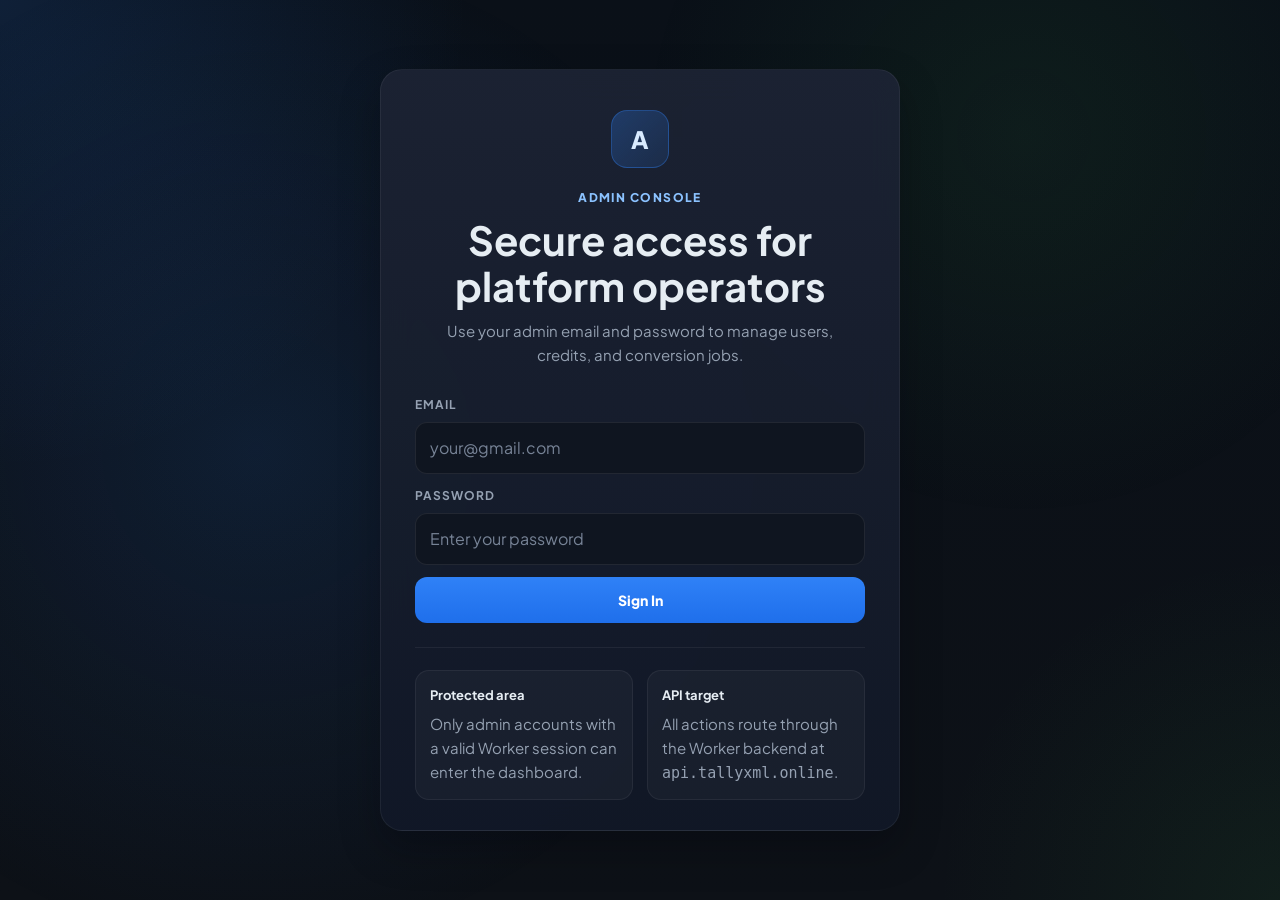
<file: index.html>
<!DOCTYPE html>
<html lang="en">
<head>
  <meta charset="UTF-8">
  <meta name="viewport" content="width=device-width, initial-scale=1.0, maximum-scale=5.0, viewport-fit=cover">
  <meta name="description" content="Secure admin login portal for the TallyXML platform">
  <meta name="theme-color" content="#2f81f7">
  <meta name="apple-mobile-web-app-capable" content="yes">
  <meta name="apple-mobile-web-app-status-bar-style" content="black-translucent">
  <meta name="apple-mobile-web-app-title" content="Admin">
  <meta name="format-detection" content="telephone=no">
  <title>Admin Login</title>
  <link rel="stylesheet" href="assets/styles.css?v=20260527-2">
  <link rel="icon" href="data:image/svg+xml,<svg xmlns='http://www.w3.org/2000/svg' viewBox='0 0 100 100'><rect fill='%232f81f7' width='100' height='100'/><text x='50' y='60' font-size='60' font-weight='bold' fill='white' text-anchor='middle' font-family='system-ui'>A</text></svg>">
  <style>
    input[type="email"],
    input[type="password"] {
      font-size: 16px !important;
    }

    button,
    input[type="submit"] {
      min-height: 44px;
      min-width: 44px;
    }
  </style>
</head>
<body>
  <div class="login-background"></div>

  <main class="login-page">
    <div class="login-container">
      <section class="login-card login-card-wide" aria-labelledby="admin-login-title">
        <div class="login-header">
          <div class="login-icon" aria-hidden="true">A</div>
          <span class="eyebrow">Admin Console</span>
          <h1 id="admin-login-title">Secure access for platform operators</h1>
          <p class="login-subtitle">Use your admin email and password to manage users, credits, and conversion jobs.</p>
        </div>

        <div id="msg" class="msg" role="alert" aria-live="polite" aria-atomic="true"></div>

        <form id="loginForm" class="stack-form" novalidate>
          <div class="form-group">
            <label class="form-label" for="email">Email</label>
            <input
              id="email"
              name="email"
              type="email"
              placeholder="your@gmail.com"
              required
              autocomplete="email"
              aria-required="true"
            >
          </div>

          <div class="form-group">
            <label class="form-label" for="password">Password</label>
            <input
              id="password"
              name="password"
              type="password"
              placeholder="Enter your password"
              required
              autocomplete="current-password"
              aria-required="true"
            >
          </div>

          <button id="loginButton" type="submit" class="btn-primary btn-large">Sign In</button>
        </form>

        <div class="login-footer login-footer-grid">
          <div class="mini-note">
            <strong>Protected area</strong>
            <p>Only admin accounts with a valid Worker session can enter the dashboard.</p>
          </div>
          <div class="mini-note">
            <strong>API target</strong>
            <p>All actions route through the Worker backend at <code>api.tallyxml.online</code>.</p>
          </div>
        </div>
      </section>
    </div>
  </main>

  <script src="assets/admin.js?v=20260527-2"></script>
  <script>
    const loginForm = document.getElementById("loginForm");
    const loginButton = document.getElementById("loginButton");

    function setLoginPending(pending) {
      loginForm.classList.toggle("is-loading", pending);
      loginButton.disabled = pending;
      loginButton.textContent = pending ? "Signing In..." : "Sign In";
    }

    async function login() {
      const emailField = document.getElementById("email");
      const passwordField = document.getElementById("password");
      const email = emailField.value.trim().toLowerCase();
      const password = passwordField.value;

      if (!email) {
        setMsg("Email is required", false);
        emailField.focus();
        return;
      }

      if (!password) {
        setMsg("Password is required", false);
        passwordField.focus();
        return;
      }

      setLoginPending(true);

      try {
        const data = await api("/api/login", {
          method: "POST",
          json: { email, password }
        });

        setToken(data.token);

        const me = await api("/api/me");
        if (!me.user || me.user.role !== "admin") {
          logout();
          throw new Error("Admin access denied");
        }

        setMsg("Login successful. Redirecting to dashboard...", true);
        window.setTimeout(() => {
          window.location.href = "dashboard.html";
        }, 450);
      } catch (error) {
        setLoginPending(false);
        setMsg(error.message || "Login failed", false);
      }
    }

    loginForm.addEventListener("submit", event => {
      event.preventDefault();
      login();
    });

    if (getToken()) {
      window.location.href = "dashboard.html";
    }
  </script>
  <noscript>
    <p>JavaScript is required to use this application. Please enable JavaScript in your browser settings.</p>
  </noscript>
</body>
</html>
</file>
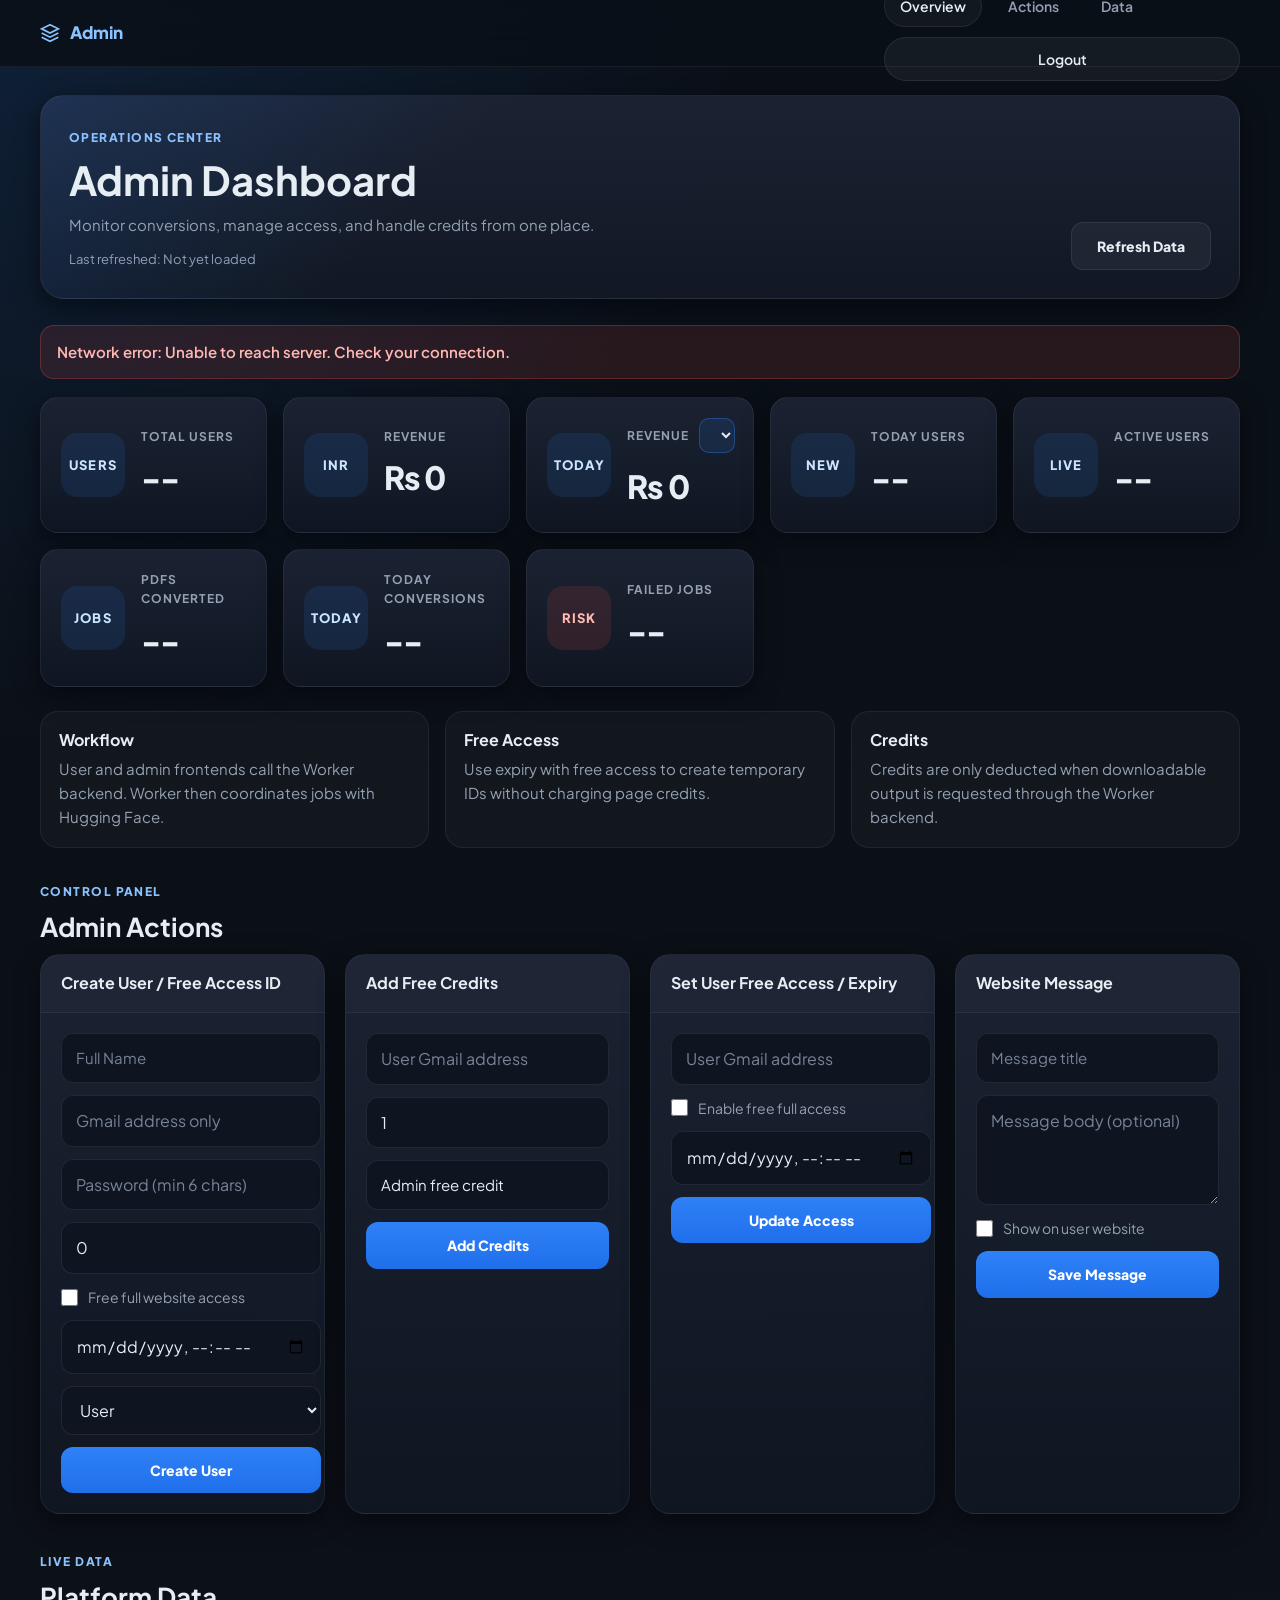
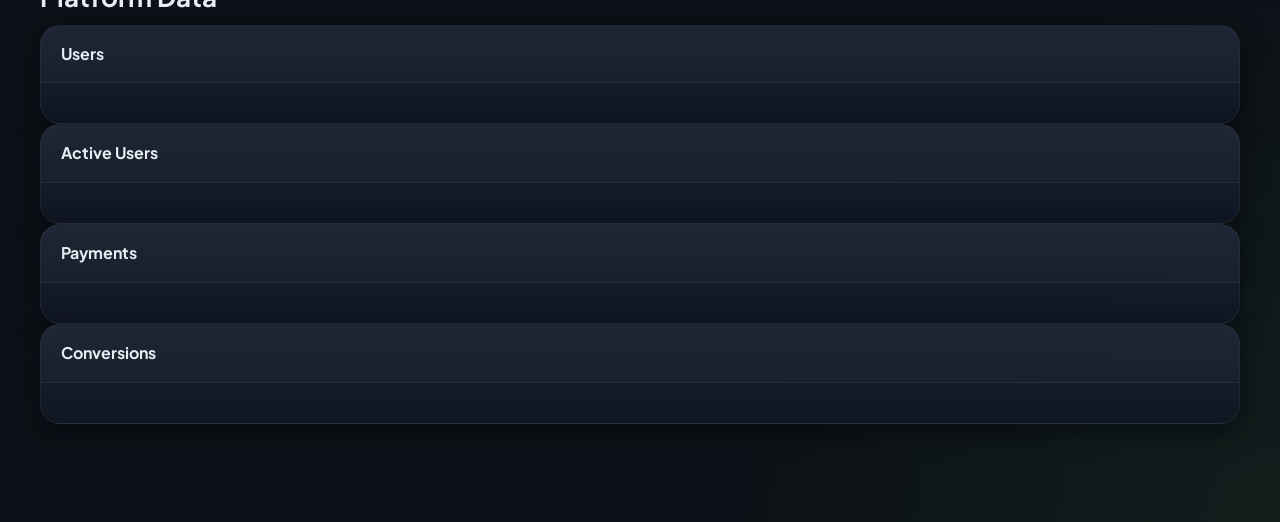
<file: dashboard.html>
<!DOCTYPE html>
<html lang="en">
<head>
  <meta charset="UTF-8">
  <meta name="viewport" content="width=device-width, initial-scale=1.0, maximum-scale=5.0, viewport-fit=cover">
  <meta name="description" content="Admin dashboard for managing users, credits, and platform activity">
  <meta name="theme-color" content="#2f81f7">
  <meta name="apple-mobile-web-app-capable" content="yes">
  <meta name="apple-mobile-web-app-status-bar-style" content="black-translucent">
  <meta name="apple-mobile-web-app-title" content="Admin Dashboard">
  <meta name="format-detection" content="telephone=no">
  <title>Admin Dashboard</title>
  <link rel="stylesheet" href="assets/styles.css?v=20260912-active-users">
  <link rel="icon" href="data:image/svg+xml,<svg xmlns='http://www.w3.org/2000/svg' viewBox='0 0 100 100'><rect fill='%232f81f7' width='100' height='100'/><text x='50' y='60' font-size='60' font-weight='bold' fill='white' text-anchor='middle' font-family='system-ui'>A</text></svg>">
  <style>
    input[type="email"],
    input[type="password"],
    input[type="text"],
    input[type="number"],
    input[type="datetime-local"],
    textarea,
    select {
      font-size: 16px !important;
    }

    button,
    input[type="submit"] {
      min-height: 44px;
      min-width: 44px;
    }
  </style>
</head>
<body>
  <nav class="nav" role="navigation" aria-label="Main navigation">
    <div class="nav-inner">
      <a class="logo" href="dashboard.html" aria-label="Admin dashboard home">
        <svg width="20" height="20" viewBox="0 0 24 24" fill="none" stroke="currentColor" stroke-width="2" aria-hidden="true">
          <path d="M12 2L2 7l10 5 10-5-10-5zM2 17l10 5 10-5M2 12l10 5 10-5"></path>
        </svg>
        <span>Admin</span>
      </a>

      <div class="nav-links">
        <a href="#overview" class="nav-active" aria-current="page">Overview</a>
        <a href="#actions">Actions</a>
        <a href="#platform-data">Data</a>
        <button type="button" class="btn-light nav-button" onclick="logout()">Logout</button>
      </div>
    </div>
  </nav>

  <main class="container" role="main">
    <section id="overview" class="hero-panel">
      <div>
        <span class="eyebrow">Operations Center</span>
        <h1>Admin Dashboard</h1>
        <p class="header-subtitle">Monitor conversions, manage access, and handle credits from one place.</p>
        <p class="refresh-meta">Last refreshed: <span id="lastRefreshed">Not yet loaded</span></p>
      </div>
      <div class="hero-actions">
        <button type="button" class="btn-secondary" id="refreshButton">Refresh Data</button>
      </div>
    </section>

    <div id="msg" class="msg" role="alert" aria-live="polite" aria-atomic="true"></div>

    <section class="stats-grid" aria-label="Dashboard statistics">
      <article class="stat-card">
        <div class="stat-icon" aria-hidden="true">Users</div>
        <div class="stat-content">
          <p class="stat-label">Total Users</p>
          <p class="stat-value" id="total_users">--</p>
        </div>
      </article>

      <article class="stat-card">
        <div class="stat-icon" aria-hidden="true">INR</div>
        <div class="stat-content">
          <p class="stat-label">Revenue</p>
          <p class="stat-value" id="total_revenue">Rs 0</p>
        </div>
      </article>

      <article class="stat-card">
        <div class="stat-icon" aria-hidden="true">Today</div>
        <div class="stat-content">
          <div class="stat-label-row">
            <label class="stat-label" for="revenuePeriod">Revenue</label>
            <select id="revenuePeriod" class="mini-select" aria-label="Select revenue period">
              <option value="daily">Daily</option>
              <option value="weekly">Weekly</option>
              <option value="monthly">Monthly</option>
            </select>
          </div>
          <p class="stat-value" id="selected_revenue">Rs 0</p>
        </div>
      </article>

      <article class="stat-card">
        <div class="stat-icon" aria-hidden="true">New</div>
        <div class="stat-content">
          <p class="stat-label">Today Users</p>
          <p class="stat-value" id="daily_users">--</p>
        </div>
      </article>

      <article class="stat-card">
        <div class="stat-icon" aria-hidden="true">Live</div>
        <div class="stat-content">
          <p class="stat-label">Active Users</p>
          <p class="stat-value" id="active_users">--</p>
        </div>
      </article>

      <article class="stat-card">
        <div class="stat-icon" aria-hidden="true">Jobs</div>
        <div class="stat-content">
          <p class="stat-label">PDFs Converted</p>
          <p class="stat-value" id="total_conversions">--</p>
        </div>
      </article>

      <article class="stat-card">
        <div class="stat-icon" aria-hidden="true">Today</div>
        <div class="stat-content">
          <p class="stat-label">Today Conversions</p>
          <p class="stat-value" id="daily_conversions">--</p>
        </div>
      </article>

      <article class="stat-card error">
        <div class="stat-icon" aria-hidden="true">Risk</div>
        <div class="stat-content">
          <p class="stat-label">Failed Jobs</p>
          <p class="stat-value" id="failed_jobs">--</p>
        </div>
      </article>
    </section>

    <section class="summary-strip" aria-label="Admin quick notes">
      <div class="summary-card">
        <h2>Workflow</h2>
        <p>User and admin frontends call the Worker backend. Worker then coordinates jobs with Hugging Face.</p>
      </div>
      <div class="summary-card">
        <h2>Free Access</h2>
        <p>Use expiry with free access to create temporary IDs without charging page credits.</p>
      </div>
      <div class="summary-card">
        <h2>Credits</h2>
        <p>Credits are only deducted when downloadable output is requested through the Worker backend.</p>
      </div>
    </section>

    <section id="actions" class="actions-section" aria-label="Admin actions">
      <div class="section-heading">
        <div>
          <span class="eyebrow">Control Panel</span>
          <h2>Admin Actions</h2>
        </div>
      </div>

      <div class="grid">
        <section class="card">
          <div class="card-header">
            <h3>Create User / Free Access ID</h3>
          </div>
          <div class="card-body">
            <form id="createUserForm" class="stack-form">
              <input id="newName" placeholder="Full Name" required aria-label="User name">
              <input id="newEmail" type="email" placeholder="Gmail address only" required aria-label="User email">
              <input id="newPassword" type="password" placeholder="Password (min 6 chars)" required aria-label="User password">
              <input id="newCredits" type="number" min="0" value="0" placeholder="Initial credits" aria-label="Initial credits">
              <label class="checkbox-label">
                <input id="newFreeAccess" type="checkbox" aria-label="Free full website access">
                <span>Free full website access</span>
              </label>
              <input id="newExpiresAt" type="datetime-local" placeholder="Expiry time" aria-label="Access expiry time">
              <select id="newRole" aria-label="User role">
                <option value="user">User</option>
                <option value="admin">Admin</option>
              </select>
              <button type="submit" class="btn-primary">Create User</button>
            </form>
          </div>
        </section>

        <section class="card">
          <div class="card-header">
            <h3>Add Free Credits</h3>
          </div>
          <div class="card-body">
            <form id="addCreditsForm" class="stack-form">
              <input id="creditEmail" type="email" placeholder="User Gmail address" required aria-label="User email for credits">
              <input id="creditAmount" type="number" min="1" value="1" placeholder="Credits amount" required aria-label="Number of credits">
              <input id="creditNote" placeholder="Note" value="Admin free credit" aria-label="Credit note">
              <button type="submit" class="btn-primary">Add Credits</button>
            </form>
          </div>
        </section>

        <section class="card">
          <div class="card-header">
            <h3>Set User Free Access / Expiry</h3>
          </div>
          <div class="card-body">
            <form id="updateAccessForm" class="stack-form">
              <input id="accessEmail" type="email" placeholder="User Gmail address" required aria-label="User email for access update">
              <label class="checkbox-label">
                <input id="accessFree" type="checkbox" aria-label="Enable free full access">
                <span>Enable free full access</span>
              </label>
              <input id="accessExpiresAt" type="datetime-local" aria-label="New access expiry time">
              <button type="submit" class="btn-primary">Update Access</button>
            </form>
          </div>
        </section>

        <section class="card">
          <div class="card-header">
            <h3>Website Message</h3>
          </div>
          <div class="card-body">
            <form id="siteMessageForm" class="stack-form">
              <input id="msgTitle" placeholder="Message title" aria-label="Message title">
              <textarea id="msgBody" placeholder="Message body (optional)" aria-label="Message body"></textarea>
              <label class="checkbox-label">
                <input id="msgEnabled" type="checkbox" aria-label="Show on user website">
                <span>Show on user website</span>
              </label>
              <button type="submit" class="btn-primary">Save Message</button>
            </form>
          </div>
        </section>
      </div>
    </section>

    <section id="platform-data" class="tables-section" aria-label="Platform data">
      <div class="section-heading">
        <div>
          <span class="eyebrow">Live Data</span>
          <h2>Platform Data</h2>
        </div>
      </div>

      <section class="card">
        <div class="card-header">
          <h3>Users</h3>
        </div>
        <div class="card-body">
          <div id="users" role="region" aria-live="polite"></div>
        </div>
      </section>

      <section class="card">
        <div class="card-header">
          <h3>Active Users</h3>
        </div>
        <div class="card-body">
          <div id="activeUsers" role="region" aria-live="polite"></div>
        </div>
      </section>

      <section class="card">
        <div class="card-header">
          <h3>Payments</h3>
        </div>
        <div class="card-body">
          <div id="payments" role="region" aria-live="polite"></div>
        </div>
      </section>

      <section class="card">
        <div class="card-header">
          <h3>Conversions</h3>
        </div>
        <div class="card-body">
          <div id="conversions" role="region" aria-live="polite"></div>
        </div>
      </section>
    </section>
  </main>

  <script src="assets/admin.js?v=20260912-active-users"></script>
  <script>
    const forms = {
      createUser: document.getElementById("createUserForm"),
      addCredits: document.getElementById("addCreditsForm"),
      updateAccess: document.getElementById("updateAccessForm"),
      siteMessage: document.getElementById("siteMessageForm")
    };

    const refreshButton = document.getElementById("refreshButton");
    const revenuePeriod = document.getElementById("revenuePeriod");
    let revenueSummary = { daily: 0, weekly: 0, monthly: 0 };

    function updateRevenuePeriod() {
      const period = revenuePeriod.value || "daily";
      document.getElementById("selected_revenue").textContent = formatCurrency(revenueSummary[period] || 0);
    }

    function localToISO(value) {
      return value ? new Date(value).toISOString() : null;
    }

    function resetCreateUserForm() {
      forms.createUser.reset();
      document.getElementById("newCredits").value = "0";
      document.getElementById("newRole").value = "user";
    }

    function resetAddCreditsForm() {
      forms.addCredits.reset();
      document.getElementById("creditAmount").value = "1";
      document.getElementById("creditNote").value = "Admin free credit";
    }

    async function createUser() {
      const name = document.getElementById("newName").value.trim();
      const email = document.getElementById("newEmail").value.trim().toLowerCase();
      const password = document.getElementById("newPassword").value;

      if (!name) return setMsg("Name is required", false);
      if (!email) return setMsg("Gmail address is required", false);
      if (!email.endsWith("@gmail.com")) return setMsg("Only @gmail.com email allowed", false);
      if (!password) return setMsg("Password is required", false);
      if (password.length < 6) return setMsg("Password must be at least 6 characters", false);

      await api("/api/admin/create-user", {
        method: "POST",
        json: {
          name,
          email,
          password,
          credits: Number(document.getElementById("newCredits").value || 0),
          free_access: document.getElementById("newFreeAccess").checked,
          expires_at: localToISO(document.getElementById("newExpiresAt").value),
          role: document.getElementById("newRole").value
        }
      });

      resetCreateUserForm();
      setMsg("User created successfully", true);
      await loadDashboard();
    }

    async function addCredits() {
      await api("/api/admin/add-credits", {
        method: "POST",
        json: {
          email: document.getElementById("creditEmail").value.trim().toLowerCase(),
          credits: Number(document.getElementById("creditAmount").value || 0),
          note: document.getElementById("creditNote").value.trim()
        }
      });

      resetAddCreditsForm();
      setMsg("Credits added successfully", true);
      await loadDashboard();
    }

    async function updateAccess() {
      await api("/api/admin/update-access", {
        method: "POST",
        json: {
          email: document.getElementById("accessEmail").value.trim().toLowerCase(),
          free_access: document.getElementById("accessFree").checked,
          expires_at: localToISO(document.getElementById("accessExpiresAt").value)
        }
      });

      forms.updateAccess.reset();
      setMsg("Access updated successfully", true);
      await loadDashboard();
    }

    async function saveSiteMessage() {
      await api("/api/admin/site-message", {
        method: "POST",
        json: {
          title: document.getElementById("msgTitle").value.trim(),
          body: document.getElementById("msgBody").value.trim(),
          enabled: document.getElementById("msgEnabled").checked
        }
      });

      setMsg("Website message saved successfully", true);
    }

    async function loadDashboard() {
      refreshButton.disabled = true;
      refreshButton.textContent = "Refreshing...";

      try {
        const me = await api("/api/me");
        if (!me.user || me.user.role !== "admin") {
          throw new Error("Admin access denied");
        }

        const [summary, usersData, activeUsersData, paymentsData, conversionsData, siteMessage] = await Promise.all([
          api("/api/admin/summary"),
          api("/api/admin/users"),
          api("/api/admin/active-users"),
          api("/api/admin/payments"),
          api("/api/admin/conversions"),
          api("/api/site-message")
        ]);

        document.getElementById("total_users").textContent = summary.total_users ?? 0;
        document.getElementById("total_revenue").textContent = formatCurrency(summary.total_revenue || 0);
        revenueSummary = {
          daily: summary.daily_revenue || 0,
          weekly: summary.weekly_revenue || 0,
          monthly: summary.monthly_revenue || 0
        };
        updateRevenuePeriod();
        document.getElementById("daily_users").textContent = summary.daily_users ?? 0;
        document.getElementById("active_users").textContent = summary.active_users ?? 0;
        document.getElementById("total_conversions").textContent = summary.total_conversions ?? 0;
        document.getElementById("daily_conversions").textContent = summary.daily_conversions ?? 0;
        document.getElementById("failed_jobs").textContent = summary.failed_jobs ?? 0;

        table(document.getElementById("users"), usersData.users);
        table(document.getElementById("activeUsers"), activeUsersData.active_users, {
          columns: [
            "id",
            "name",
            "email",
            "credits",
            "role",
            "last_seen",
            "last_path"
          ]
        });
        table(document.getElementById("payments"), paymentsData.payments);
        table(document.getElementById("conversions"), conversionsData.conversions, {
          columns: [
            "id",
            "email",
            "filename",
            "status",
            "error_message",
            "failure_reason",
            "credit_deducted",
            "free_access_used",
            "hf_job_id",
            "page_count",
            "created_at",
            "completed_at"
          ]
        });
        document.getElementById("lastRefreshed").textContent = new Date().toLocaleString("en-IN", {
          timeZone: "Asia/Kolkata",
          hour12: true
        });

        if (siteMessage.message) {
          document.getElementById("msgTitle").value = siteMessage.message.title || "";
          document.getElementById("msgBody").value = siteMessage.message.body || "";
          document.getElementById("msgEnabled").checked = !!siteMessage.message.enabled;
        }
      } catch (error) {
        setMsg(error.message || "Could not load dashboard", false);
      } finally {
        refreshButton.disabled = false;
        refreshButton.textContent = "Refresh Data";
      }
    }

    wireFormSubmit(forms.createUser, createUser);
    wireFormSubmit(forms.addCredits, addCredits);
    wireFormSubmit(forms.updateAccess, updateAccess);
    wireFormSubmit(forms.siteMessage, saveSiteMessage);

    refreshButton.addEventListener("click", () => {
      loadDashboard();
    });

    revenuePeriod.addEventListener("change", updateRevenuePeriod);

    loadDashboard();
  </script>
  <noscript>
    <p>JavaScript is required to use this application. Please enable JavaScript in your browser settings.</p>
  </noscript>
</body>
</html>
</file>
<file: assets/styles.css>
@import url("https://fonts.googleapis.com/css2?family=Plus+Jakarta+Sans:wght@400;500;600;700;800&display=swap");

:root {
  --bg: #0d1117;
  --bg2: #161b22;
  --bg3: #0f1520;
  --card: #1c2333;
  --card2: #212a3e;
  --text: #e6edf3;
  --muted: #95a1b2;
  --primary: #2f81f7;
  --primary2: #1f6feb;
  --danger: #f85149;
  --success: #3fb950;
  --border: #30363d;
  --shadow: 0 8px 24px rgba(1, 4, 9, 0.55);
  --shadow-soft: 0 18px 40px rgba(1, 4, 9, 0.28);
}

*,
*::before,
*::after {
  box-sizing: border-box;
}

html {
  scroll-behavior: smooth;
}

body {
  margin: 0;
  min-height: 100vh;
  background:
    radial-gradient(circle at top left, rgba(47, 129, 247, 0.14), transparent 30%),
    radial-gradient(circle at bottom right, rgba(63, 185, 80, 0.08), transparent 22%),
    linear-gradient(180deg, #0a1018 0%, var(--bg) 100%);
  color: var(--text);
  font: 15px/1.6 "Plus Jakarta Sans", system-ui, sans-serif;
  -webkit-font-smoothing: antialiased;
}

a {
  color: inherit;
  text-decoration: none;
}

h1,
h2,
h3,
p {
  margin: 0;
}

h1 {
  font-size: clamp(28px, 4vw, 40px);
  line-height: 1.15;
}

h2 {
  font-size: clamp(20px, 3vw, 26px);
  line-height: 1.2;
}

h3 {
  font-size: 16px;
  line-height: 1.3;
}

p {
  color: var(--muted);
}

code {
  font-family: ui-monospace, SFMono-Regular, Menlo, Consolas, monospace;
}

::-webkit-scrollbar {
  width: 8px;
  height: 8px;
}

::-webkit-scrollbar-thumb {
  background: var(--border);
  border-radius: 999px;
}

.eyebrow {
  display: inline-block;
  margin-bottom: 10px;
  color: #8bc2ff;
  font-size: 12px;
  font-weight: 800;
  letter-spacing: 0.12em;
  text-transform: uppercase;
}

.login-page {
  display: flex;
  align-items: center;
  justify-content: center;
  min-height: 100vh;
  padding: 24px;
  position: relative;
}

.login-background {
  position: fixed;
  inset: 0;
  background:
    radial-gradient(circle at 20% 50%, rgba(47, 129, 247, 0.12), transparent 45%),
    radial-gradient(circle at 80% 15%, rgba(63, 185, 80, 0.08), transparent 30%);
  pointer-events: none;
}

.login-container {
  position: relative;
  z-index: 1;
  width: 100%;
  max-width: 520px;
}

.login-card {
  background: linear-gradient(180deg, rgba(28, 35, 51, 0.96) 0%, rgba(17, 24, 39, 0.96) 100%);
  border: 1px solid rgba(255, 255, 255, 0.06);
  border-radius: 22px;
  box-shadow: var(--shadow-soft);
  padding: 40px 32px;
  backdrop-filter: blur(16px);
}

.login-card-wide {
  padding: 40px 34px 30px;
}

.login-header {
  text-align: center;
  margin-bottom: 28px;
}

.login-icon {
  width: 58px;
  height: 58px;
  margin: 0 auto 16px;
  border-radius: 16px;
  display: flex;
  align-items: center;
  justify-content: center;
  background: linear-gradient(135deg, rgba(47, 129, 247, 0.28), rgba(47, 129, 247, 0.12));
  border: 1px solid rgba(47, 129, 247, 0.35);
  color: #d9ebff;
  font-size: 24px;
  font-weight: 800;
}

.login-subtitle {
  max-width: 420px;
  margin: 10px auto 0;
}

.login-footer {
  margin-top: 24px;
  padding-top: 22px;
  border-top: 1px solid rgba(255, 255, 255, 0.06);
}

.login-footer-grid {
  display: grid;
  grid-template-columns: repeat(2, minmax(0, 1fr));
  gap: 14px;
}

.mini-note {
  background: rgba(255, 255, 255, 0.03);
  border: 1px solid rgba(255, 255, 255, 0.06);
  border-radius: 14px;
  padding: 14px;
}

.mini-note strong {
  display: block;
  margin-bottom: 6px;
  color: var(--text);
  font-size: 13px;
}

.container {
  max-width: 1240px;
  margin: 0 auto;
  padding: 28px 20px 64px;
}

.nav {
  position: sticky;
  top: 0;
  z-index: 100;
  backdrop-filter: blur(16px);
  background: rgba(10, 16, 24, 0.86);
  border-bottom: 1px solid rgba(255, 255, 255, 0.06);
}

.nav-inner {
  max-width: 1240px;
  height: 66px;
  margin: 0 auto;
  padding: 0 20px;
  display: flex;
  align-items: center;
  justify-content: space-between;
  gap: 16px;
}

.logo {
  display: flex;
  align-items: center;
  gap: 10px;
  color: #8bc2ff;
  font-size: 17px;
  font-weight: 800;
}

.logo svg {
  stroke: currentColor;
}

.nav-links {
  display: flex;
  align-items: center;
  gap: 10px;
  flex-wrap: wrap;
}

.nav-links a,
.nav-button {
  padding: 9px 15px;
  border-radius: 999px;
  border: 1px solid transparent;
  font-size: 14px;
  font-weight: 600;
  color: var(--muted);
  transition: 0.18s ease;
}

.nav-links a:hover,
.nav-links a.nav-active {
  color: var(--text);
  background: rgba(255, 255, 255, 0.04);
  border-color: rgba(255, 255, 255, 0.08);
}

.hero-panel {
  display: flex;
  align-items: flex-end;
  justify-content: space-between;
  gap: 18px;
  margin-bottom: 26px;
  padding: 28px;
  border-radius: 24px;
  border: 1px solid rgba(255, 255, 255, 0.06);
  background:
    linear-gradient(135deg, rgba(47, 129, 247, 0.16), transparent 34%),
    linear-gradient(180deg, rgba(28, 35, 51, 0.96) 0%, rgba(18, 25, 37, 0.96) 100%);
  box-shadow: var(--shadow);
}

.hero-actions {
  flex-shrink: 0;
}

.header-subtitle {
  margin-top: 10px;
  max-width: 680px;
}

.refresh-meta {
  margin-top: 12px;
  font-size: 13px;
  color: #8ea0b8;
}

.summary-strip {
  display: grid;
  grid-template-columns: repeat(3, minmax(0, 1fr));
  gap: 16px;
  margin-bottom: 30px;
}

.summary-card {
  padding: 18px;
  border-radius: 18px;
  background: rgba(255, 255, 255, 0.03);
  border: 1px solid rgba(255, 255, 255, 0.06);
}

.summary-card h2 {
  margin-bottom: 8px;
  font-size: 16px;
}

.section-heading {
  display: flex;
  align-items: center;
  justify-content: space-between;
  margin-bottom: 12px;
}

.stats-grid {
  display: grid;
  grid-template-columns: repeat(auto-fit, minmax(210px, 1fr));
  gap: 16px;
  margin-bottom: 24px;
}

.stat-card {
  display: flex;
  align-items: center;
  gap: 16px;
  padding: 20px;
  border-radius: 18px;
  border: 1px solid rgba(255, 255, 255, 0.06);
  background: linear-gradient(180deg, rgba(28, 35, 51, 0.96), rgba(16, 23, 35, 0.96));
  box-shadow: var(--shadow);
  transition: transform 0.18s ease, border-color 0.18s ease;
}

.stat-card:hover {
  transform: translateY(-2px);
  border-color: rgba(47, 129, 247, 0.4);
}

.stat-card.error:hover {
  border-color: rgba(248, 81, 73, 0.4);
}

.stat-icon {
  min-width: 64px;
  height: 64px;
  border-radius: 16px;
  display: inline-flex;
  align-items: center;
  justify-content: center;
  background: rgba(47, 129, 247, 0.12);
  color: #cce4ff;
  font-size: 13px;
  font-weight: 800;
  letter-spacing: 0.08em;
  text-transform: uppercase;
}

.stat-card.error .stat-icon {
  background: rgba(248, 81, 73, 0.12);
  color: #ffb7b2;
}

.stat-content {
  flex: 1;
}

.stat-label {
  margin-bottom: 6px;
  color: var(--muted);
  font-size: 12px;
  font-weight: 700;
  letter-spacing: 0.08em;
  text-transform: uppercase;
}

.stat-value {
  color: var(--text);
  font-size: clamp(24px, 3vw, 32px);
  font-weight: 800;
  letter-spacing: -0.03em;
}

.stat-label-row {
  display: flex;
  align-items: center;
  justify-content: space-between;
  gap: 10px;
  margin-bottom: 8px;
}

.stat-label-row .stat-label {
  margin-bottom: 0;
}

.mini-select {
  min-height: 32px;
  max-width: 104px;
  padding: 5px 24px 5px 10px;
  border: 1px solid rgba(47, 129, 247, 0.38);
  border-radius: 10px;
  background: rgba(47, 129, 247, 0.12);
  color: var(--text);
  font-size: 12px;
  font-weight: 700;
  outline: none;
}

.mini-select:focus {
  border-color: rgba(47, 129, 247, 0.85);
  box-shadow: 0 0 0 3px rgba(47, 129, 247, 0.16);
}

.mini-select option {
  color: #0f172a;
}

.actions-section,
.tables-section {
  margin-bottom: 34px;
}

.grid {
  display: grid;
  grid-template-columns: repeat(auto-fit, minmax(280px, 1fr));
  gap: 20px;
}

.card {
  overflow: hidden;
  border-radius: 20px;
  border: 1px solid rgba(255, 255, 255, 0.06);
  background: linear-gradient(180deg, rgba(28, 35, 51, 0.96), rgba(16, 23, 35, 0.96));
  box-shadow: var(--shadow);
}

.card-header {
  padding: 18px 20px;
  border-bottom: 1px solid rgba(255, 255, 255, 0.06);
  background: rgba(255, 255, 255, 0.02);
}

.card-body {
  padding: 20px;
}

.stack-form {
  display: grid;
  gap: 12px;
}

.form-group {
  display: grid;
  gap: 8px;
}

.form-label {
  color: var(--muted);
  font-size: 12px;
  font-weight: 700;
  letter-spacing: 0.08em;
  text-transform: uppercase;
}

input,
select,
textarea {
  width: 100%;
  padding: 12px 14px;
  border: 1px solid rgba(255, 255, 255, 0.08);
  border-radius: 12px;
  background: var(--bg3);
  color: var(--text);
  font: inherit;
  outline: none;
  transition: border-color 0.18s ease, box-shadow 0.18s ease, opacity 0.18s ease;
}

input::placeholder,
textarea::placeholder {
  color: #778396;
}

input:focus,
select:focus,
textarea:focus {
  border-color: rgba(47, 129, 247, 0.7);
  box-shadow: 0 0 0 4px rgba(47, 129, 247, 0.12);
}

textarea {
  min-height: 110px;
  resize: vertical;
}

.checkbox-label {
  display: flex;
  align-items: center;
  gap: 10px;
  color: var(--muted);
  font-size: 14px;
}

.checkbox-label input[type="checkbox"] {
  width: 17px;
  height: 17px;
  margin: 0;
  accent-color: var(--primary);
}

button,
.btn {
  display: inline-flex;
  align-items: center;
  justify-content: center;
  width: 100%;
  min-height: 46px;
  padding: 12px 16px;
  border: 0;
  border-radius: 12px;
  background: linear-gradient(180deg, var(--primary), var(--primary2));
  color: #fff;
  font: inherit;
  font-size: 14px;
  font-weight: 800;
  cursor: pointer;
  transition: transform 0.18s ease, filter 0.18s ease, opacity 0.18s ease;
}

button:hover,
.btn:hover {
  transform: translateY(-1px);
  filter: brightness(1.03);
}

button:disabled {
  cursor: not-allowed;
  opacity: 0.72;
  transform: none;
}

.btn-light,
.btn-secondary {
  background: rgba(255, 255, 255, 0.05);
  border: 1px solid rgba(255, 255, 255, 0.08);
  color: var(--text);
}

.btn-secondary {
  width: auto;
  min-width: 140px;
}

.btn-light:hover,
.btn-secondary:hover {
  background: rgba(255, 255, 255, 0.08);
}

.msg {
  display: none;
  margin: 0 0 18px;
  padding: 14px 16px;
  border-radius: 14px;
  font-weight: 600;
  animation: slideIn 0.2s ease-out;
}

.msg.ok,
.msg.err {
  display: block;
}

.msg.ok {
  background: rgba(63, 185, 80, 0.12);
  border: 1px solid rgba(63, 185, 80, 0.28);
  color: #8ce39a;
}

.msg.err {
  background: rgba(248, 81, 73, 0.12);
  border: 1px solid rgba(248, 81, 73, 0.28);
  color: #ffb7b2;
}

@keyframes slideIn {
  from {
    opacity: 0;
    transform: translateY(-8px);
  }
  to {
    opacity: 1;
    transform: translateY(0);
  }
}

.table-wrap {
  overflow: auto;
  border: 1px solid rgba(255, 255, 255, 0.06);
  border-radius: 16px;
  background: var(--bg3);
}

.data-toolbar {
  display: flex;
  align-items: center;
  justify-content: space-between;
  gap: 14px;
  margin-bottom: 14px;
  flex-wrap: wrap;
}

.data-toolbar-left,
.data-toolbar-actions,
.table-pagination {
  display: flex;
  align-items: center;
  gap: 10px;
  flex-wrap: wrap;
}

.toolbar-chip {
  display: inline-flex;
  align-items: center;
  justify-content: center;
  min-height: 34px;
  padding: 0 12px;
  border-radius: 999px;
  background: rgba(47, 129, 247, 0.12);
  border: 1px solid rgba(47, 129, 247, 0.25);
  color: #b7d7ff;
  font-size: 12px;
  font-weight: 800;
  letter-spacing: 0.08em;
  text-transform: uppercase;
}

.toolbar-meta {
  color: var(--muted);
  font-size: 13px;
}

.table-search {
  width: min(280px, 100%);
  min-height: 40px;
}

.table-pagination {
  justify-content: space-between;
  margin-top: 14px;
}

.mobile-table-cards {
  display: none;
}

.mobile-data-card {
  display: grid;
  gap: 10px;
  padding: 14px;
  border-radius: 14px;
  background: rgba(255, 255, 255, 0.03);
  border: 1px solid rgba(255, 255, 255, 0.06);
}

.mobile-data-card + .mobile-data-card {
  margin-top: 12px;
}

.mobile-data-card-title {
  color: var(--text);
  font-size: 13px;
  font-weight: 800;
  letter-spacing: 0.05em;
  text-transform: uppercase;
}

.mobile-data-item {
  display: grid;
  gap: 4px;
}

.mobile-data-item span {
  color: var(--muted);
  font-size: 12px;
  text-transform: uppercase;
  letter-spacing: 0.06em;
}

.mobile-data-item strong {
  color: var(--text);
  font-size: 14px;
  word-break: break-word;
}

table {
  width: 100%;
  min-width: 760px;
  border-collapse: collapse;
}

th,
td {
  padding: 13px 14px;
  border-bottom: 1px solid rgba(255, 255, 255, 0.06);
  text-align: left;
  font-size: 13px;
}

th {
  position: sticky;
  top: 0;
  z-index: 2;
  background: #182233;
  color: #9db5cf;
  font-size: 11px;
  font-weight: 800;
  letter-spacing: 0.08em;
  text-transform: uppercase;
}

tr:last-child td {
  border-bottom: 0;
}

tr:hover td {
  background: rgba(255, 255, 255, 0.02);
}

.empty-state {
  padding: 24px;
  color: var(--muted);
  text-align: center;
}

.stack-form.is-loading {
  opacity: 0.78;
}

.stack-form.is-loading input,
.stack-form.is-loading textarea,
.stack-form.is-loading select {
  opacity: 0.9;
}

@media (max-width: 1000px) {
  .stats-grid,
  .summary-strip {
    grid-template-columns: repeat(2, minmax(0, 1fr));
  }
}

@media (max-width: 720px) {
  .nav-inner,
  .hero-panel,
  .section-heading {
    flex-direction: column;
    align-items: flex-start;
  }

  .hero-actions,
  .btn-secondary {
    width: 100%;
  }

  .stats-grid,
  .summary-strip {
    grid-template-columns: 1fr;
  }

  .login-card,
  .card {
    border-radius: 18px;
  }

  .login-footer-grid {
    grid-template-columns: 1fr;
  }

  .container {
    padding: 18px 12px 48px;
  }

  .card-body {
    padding: 16px;
  }

  .nav-inner {
    height: auto;
    padding-top: 14px;
    padding-bottom: 14px;
  }

  .data-toolbar,
  .data-toolbar-actions,
  .table-pagination {
    align-items: stretch;
  }

  .data-toolbar-actions,
  .table-search,
  .table-pagination button {
    width: 100%;
  }

  .table-wrap {
    display: none;
  }

  .mobile-table-cards {
    display: block;
  }

  .table-pagination {
    justify-content: stretch;
  }
}
</file>
